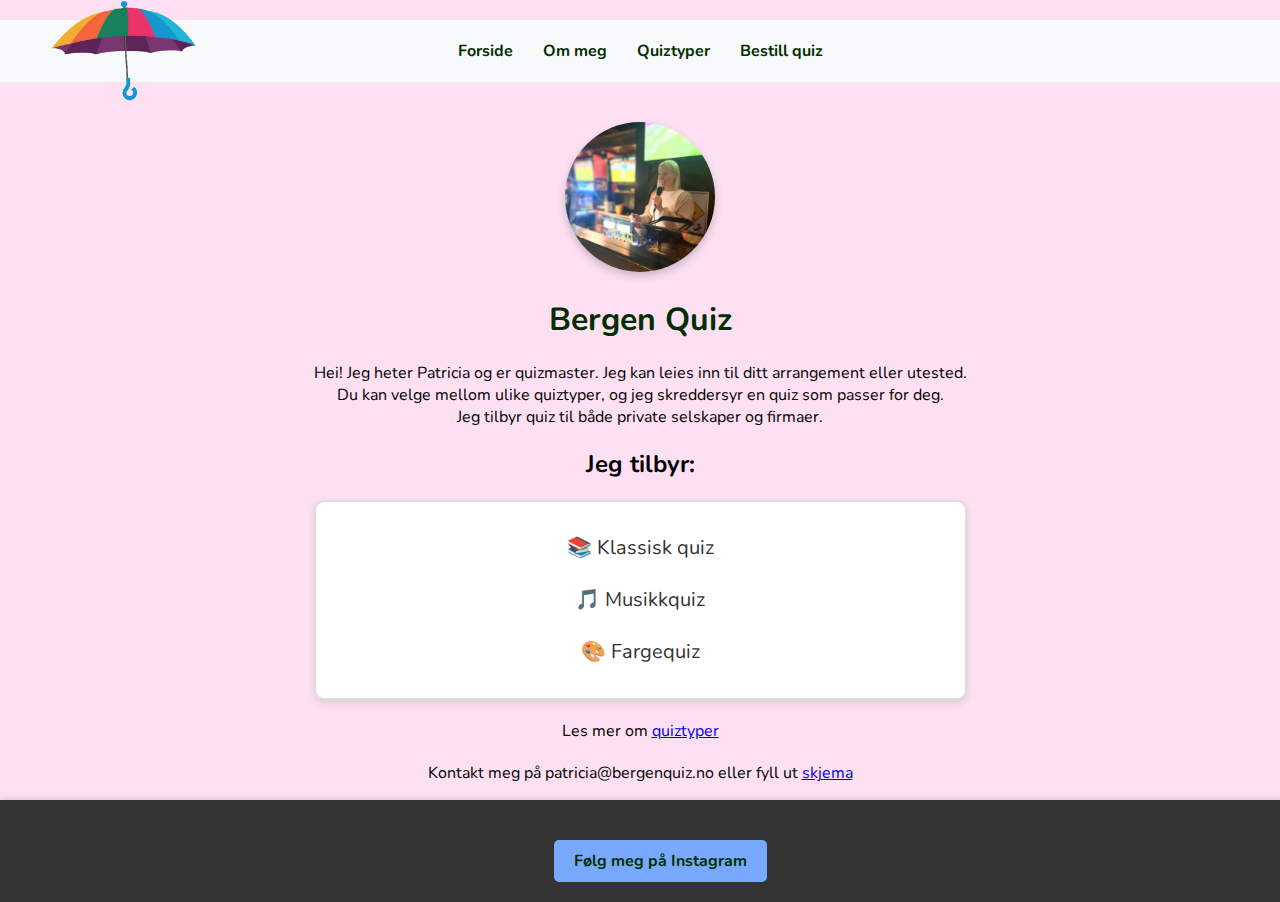
<file: index.html>
<!DOCTYPE html>
<html>
<head>
    <title>Quiz</title>
    <link rel="stylesheet" type="text/css" href="quiz.css">
    <link href="https://fonts.googleapis.com/css2?family=Nunito:wght@400;700&display=swap" rel="stylesheet">

    <link rel="icon" href="logo.png" type="image/x-icon"> 
</head>
<body>
    <header>
        <img src="logo.png" alt="Logo" class="logo" style="width: 200px; float: left;">
        <a href="forside.html">Forside</a>
        <a href="om.html">Om meg</a>
        <a href="quiztyper.html">Quiztyper</a>
        <a href="kontakt.html">Bestill quiz</a>
      
        



        
   
    </header>
     
    <div style="text-align: center; margin-top: 20px;">
        <img src="pw.jpg" alt="Quiz Event" class="quiz-image">
    </div>

    <div class="small-container">
        <h1>Bergen Quiz</h1>
        <p>Hei! Jeg heter Patricia og er quizmaster. Jeg kan leies inn til ditt arrangement eller utested.
        <br>Du kan velge mellom ulike quiztyper, og jeg skreddersyr en quiz som passer for deg.
        <br>Jeg tilbyr quiz til både private selskaper og firmaer.
        </p>

        <h2>Jeg tilbyr:</h2>
        <ul>
            <li>📚 Klassisk quiz</li>
            <li>🎵 Musikkquiz</li>
            <li>🎨 Fargequiz</li>
           
        </ul>
        <p>Les mer om <a href="quiztyper.html">quiztyper</a></p>


    <div style="text-align: center; margin-top: 20px;">
        <p>Kontakt meg på patricia@bergenquiz.no eller fyll ut <a href="kontakt.html">skjema</a></p>
    </div>
</div>





<footer>
    <div class="social-media">
        <a href="https://www.instagram.com/bergenquiz" target="_blank"> Følg meg på Instagram </a>
    </div>
</footer>

</div>
</body>
</html>
</file>
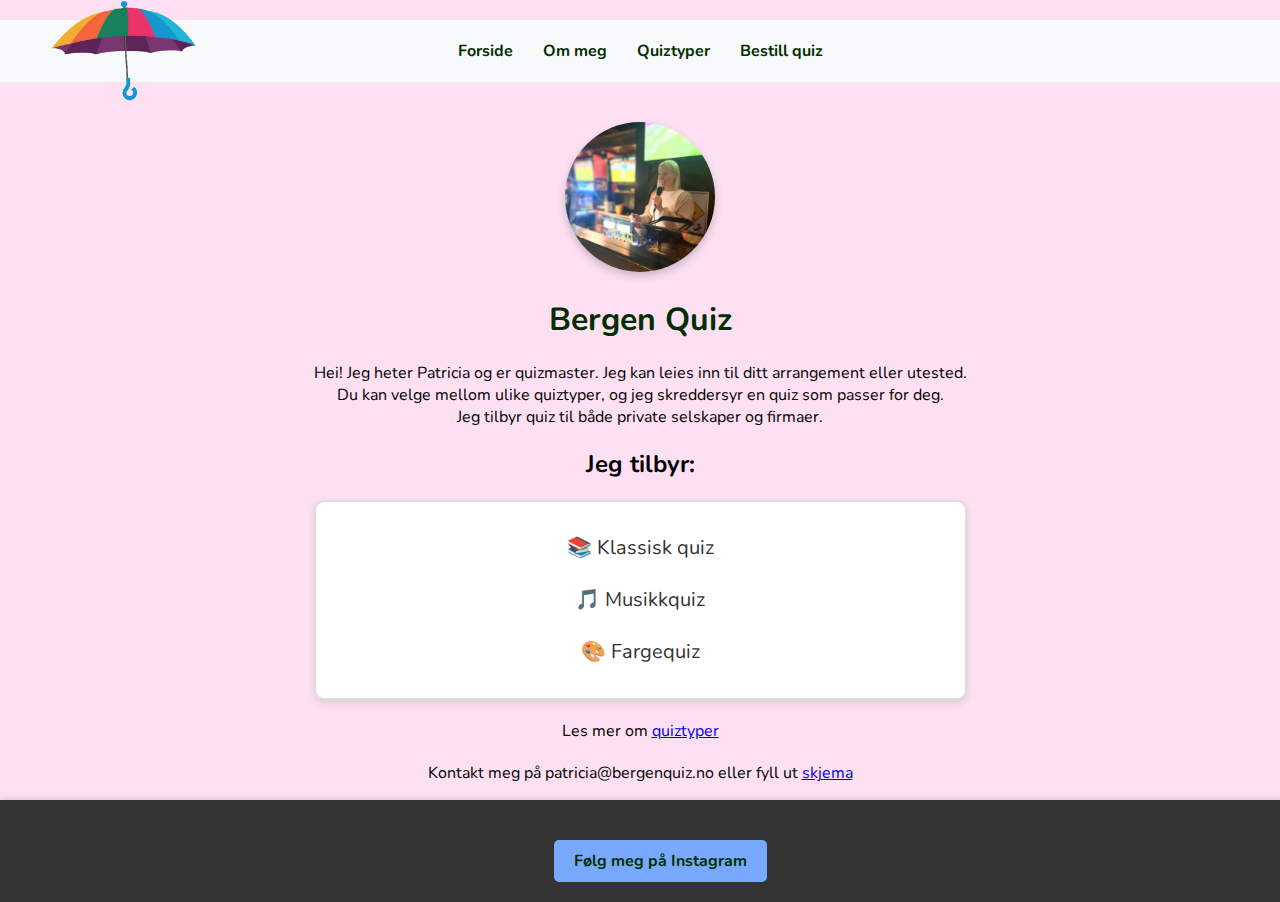
<file: forside.html>
<!DOCTYPE html>
<html>
<head>
    <title>Quiz</title>
    <link rel="stylesheet" type="text/css" href="quiz.css">
    <link href="https://fonts.googleapis.com/css2?family=Nunito:wght@400;700&display=swap" rel="stylesheet">

    <link rel="icon" href="logo.png" type="image/x-icon"> 
</head>
<body>
    <header>
        <img src="logo.png" alt="Logo" class="logo" style="width: 200px; float: left;">
        <a href="forside.html">Forside</a>
        <a href="om.html">Om meg</a>
        <a href="quiztyper.html">Quiztyper</a>
        <a href="kontakt.html">Bestill quiz</a>
      
        



        
   
    </header>
     
    <div style="text-align: center; margin-top: 20px;">
        <img src="pw.jpg" alt="Quiz Event" class="quiz-image">
    </div>

    <div class="small-container">
        <h1>Bergen Quiz</h1>
        <p>Hei! Jeg heter Patricia og er quizmaster. Jeg kan leies inn til ditt arrangement eller utested.
        <br>Du kan velge mellom ulike quiztyper, og jeg skreddersyr en quiz som passer for deg.
        <br>Jeg tilbyr quiz til både private selskaper og firmaer.
        </p>

        <h2>Jeg tilbyr:</h2>
        <ul>
            <li>📚 Klassisk quiz</li>
            <li>🎵 Musikkquiz</li>
            <li>🎨 Fargequiz</li>
           
        </ul>
        <p>Les mer om <a href="quiztyper.html">quiztyper</a></p>


    <div style="text-align: center; margin-top: 20px;">
        <p>Kontakt meg på patricia@bergenquiz.no eller fyll ut <a href="kontakt.html">skjema</a></p>
    </div>
</div>





<footer>
    <div class="social-media">
        <a href="https://www.instagram.com/bergenquiz" target="_blank"> Følg meg på Instagram </a>
    </div>
</footer>

</body>
</html>
</file>
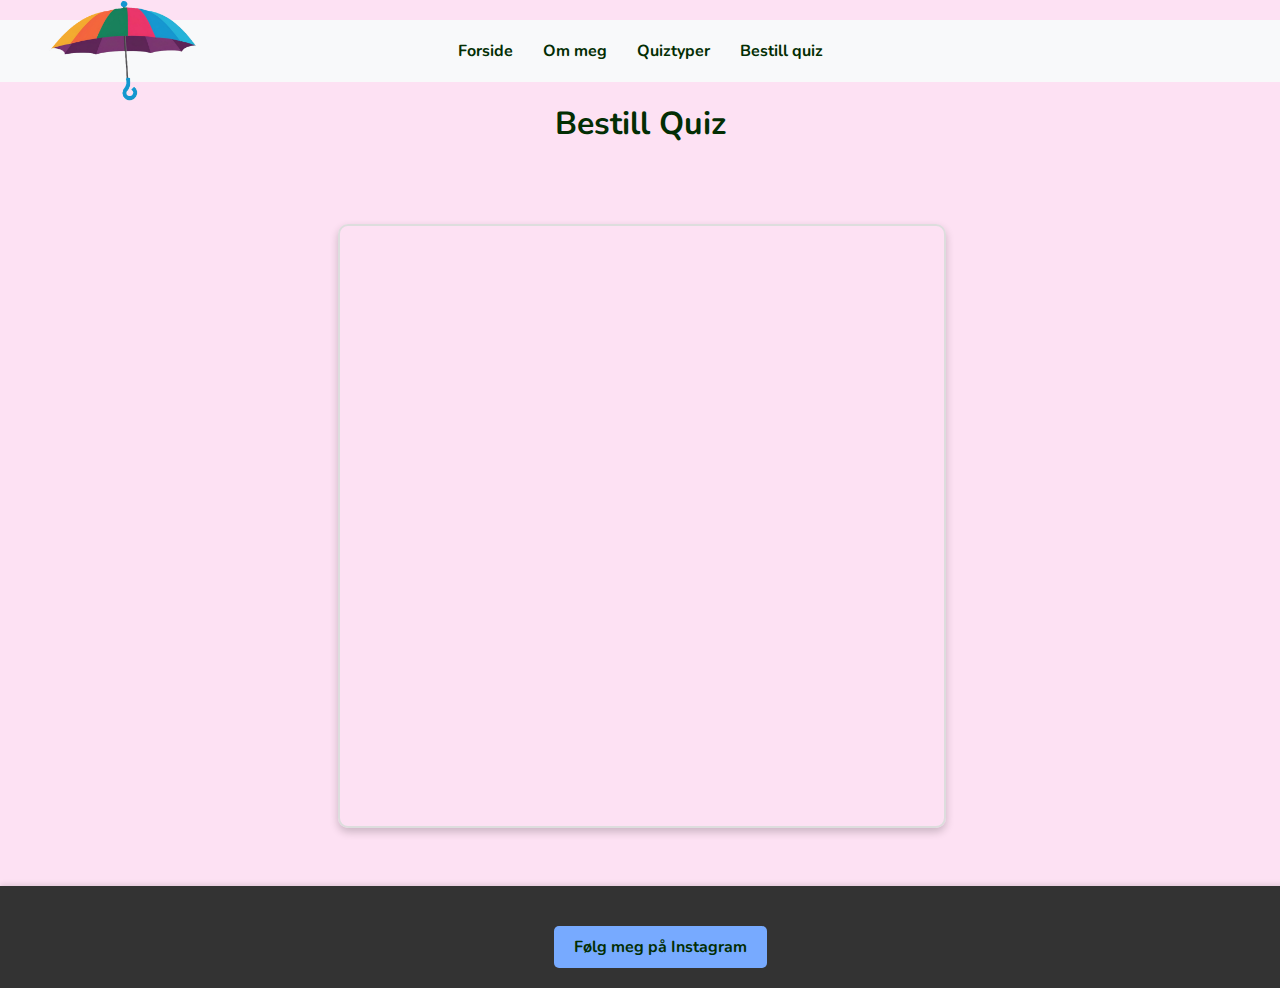
<file: kontakt.html>
<!DOCTYPE html>
<html>
<head>

    <title>Bestill quiz</title>
    <link rel="stylesheet" type="text/css" href="quiz.css">
    <link href="https://fonts.googleapis.com/css2?family=Nunito:wght@400;700&display=swap" rel="stylesheet">
    <link rel="icon" href="logo.png" type="image/x-icon">

        
</head>
<body>
    <header>
        <img src="logo.png" alt="Logo" class="logo">
        <a href="forside.html">Forside</a>
        <a href="om.html">Om meg</a>
        <a href="quiztyper.html">Quiztyper</a>
        <a href="kontakt.html">Bestill quiz</a>
        
    </header>
   
    <h1>Bestill Quiz</h1>

    <div class="container">
        <iframe src="https://docs.google.com/forms/d/e/1FAIpQLSfeLj9ha-HpkJp8taCeNzhv7BFhzPrOKPzpWwD8DqKN30lq4A/viewform?usp=dialog" 
                width="800" height="500" frameborder="0" marginheight="0" marginwidth="0">
            Laster…
        </iframe>
    </div>
</body>
<footer>
    <div class="social-media">
        <a href="https://www.instagram.com/bergenquiz" target="_blank">Følg meg på Instagram</a>
    </div>
</footer>
</html>
</file>
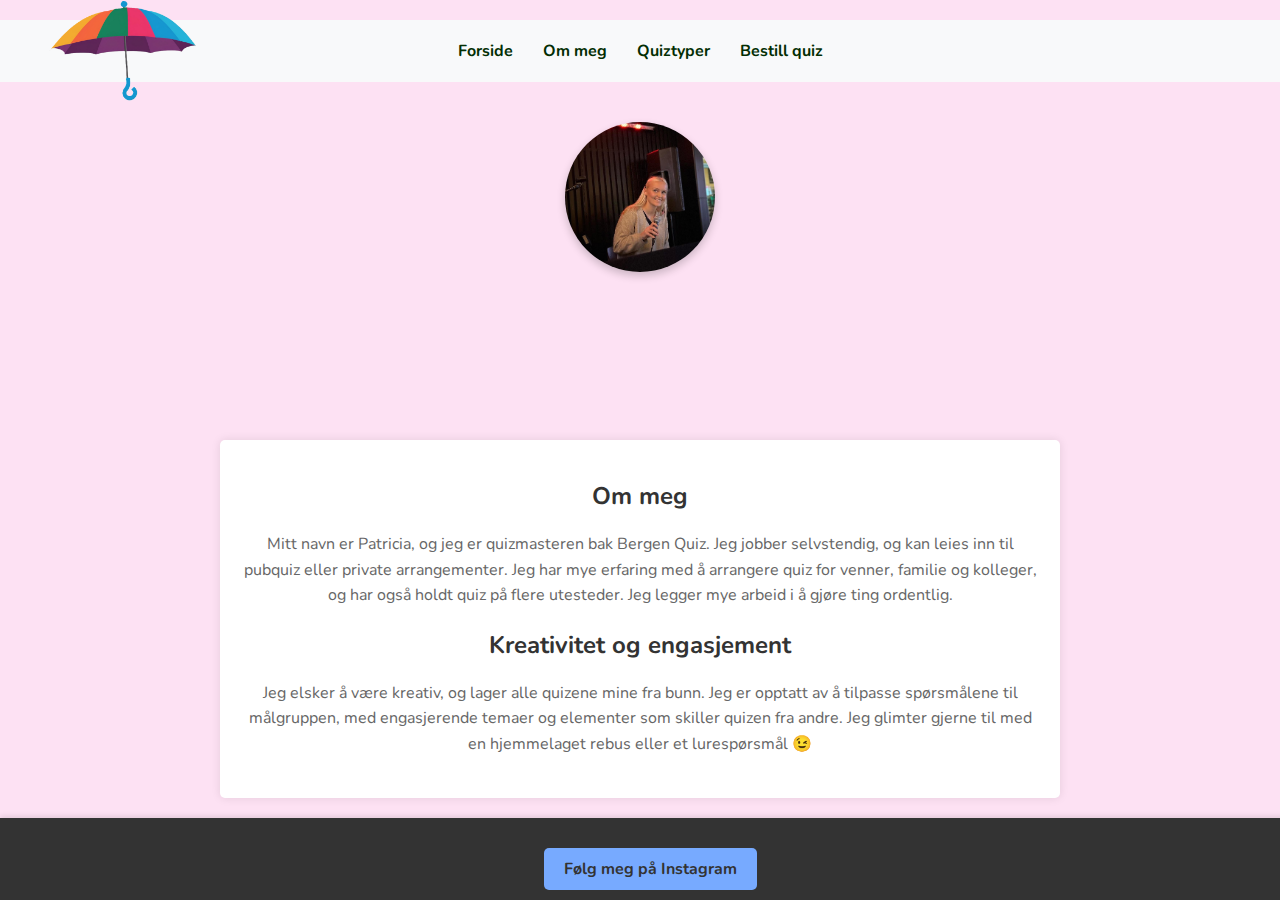
<file: om.html>
<!DOCTYPE html>
<html>
<head>
    <title>Quizmaster Patricia</title>
    <link rel="stylesheet" type="text/css" href="quiz.css">
    <link href="https://fonts.googleapis.com/css2?family=Nunito:wght@400;700&display=swap" rel="stylesheet">        
    <link rel="icon" href="logo.png" type="image/x-icon">  
    <style>
        body {
            font-family: 'Nunito', sans-serif;
            margin: 0;
            padding: 0;
            background-color: rgb(253, 225, 243);
            text-align: center; /* Midtstill teksten i hele siden */
        }

        header {
            background-color: #f8f9fa;
            padding: 20px;
            text-align: center;
            width: 100%;
            display: flex;
            align-items: center;
            justify-content: center;
            position: relative;
        }

        header .logo {
            position: absolute;
            left: 20px;
            top: 50%;
            transform: translateY(-50%);
            width: 200px;
        }

        header a {
            margin: 0 15px;
            text-decoration: none;
            color: rgb(3, 46, 3);
            font-weight: 700;
        }

        header a:hover {
            color: rgb(250, 192, 255);
        }

        h1, h2 {
            text-align: center;
            color: rgb(3, 46, 3);
            margin-top: 20px;
        }

        .container {
            max-width: 800px; /* Begrens bredden på innholdet */
            margin: 0 auto; /* Sentrer containeren */
            text-align: center; /* Midtstill teksten i containeren */
        }

        .about-me h2 {
            text-align: center;
            color: #333;
        }

        .about-me p {
            line-height: 1.6;
            color: #666;
            text-align: center; /* Midtstill teksten i avsnittene */
        }

        footer {
            background: #333;
            color: #fff;
            text-align: center;
            padding: 10px;
            position: relative;
            width: 100%;
        }

        .social-media a {
            text-decoration: none;
            color: #333;
            font-weight: bold;
            background: #77aaff;
            padding: 10px 20px;
            border-radius: 5px;
            transition: background 0.3s;
            display: inline-block;
        }

        .social-media a:hover {
            background: #555;
            color: #fff;
        }

        .quiz-image {
            width: 150px; /* Gjør bildet mindre */
            height: 150px; /* Sørg for at bildet er kvadratisk */
            border-radius: 50%; /* Gjør bildet rundt */
            object-fit: cover; /* Sørg for at bildet fyller rammen uten å bli strukket */
            margin-top: 20px;
        }
    </style>
</head>
<body>
    <header>
        <img src="logo.png" alt="Logo" class="logo">
        <a href="index.html">Forside</a>
        <a href="om.html">Om meg</a>
        <a href="quiztyper.html">Quiztyper</a>
        <a href="kontakt.html">Bestill quiz</a>
       
    </header>

    <div style="text-align: center; margin-top: 20px;">
        <img src="meg.jpg" alt="Quiz Event" class="quiz-image">
    </div>
        <div class="about-me">
            <h2>Om meg</h2>
            <p>Mitt navn er Patricia, og jeg er quizmasteren bak Bergen Quiz. Jeg jobber selvstendig, og kan leies inn til pubquiz eller private arrangementer. 
            Jeg har mye erfaring med å arrangere quiz for venner, familie og kolleger, og har også holdt quiz på flere utesteder. Jeg legger mye arbeid i å gjøre ting ordentlig.</p>
            
            <h2>Kreativitet og engasjement</h2>
            <p>Jeg elsker å være kreativ, og lager alle quizene mine fra bunn. Jeg er opptatt av å tilpasse spørsmålene til målgruppen, med engasjerende temaer og elementer som skiller quizen fra andre. Jeg glimter gjerne til med en hjemmelaget rebus eller et lurespørsmål 😉</p>
        </div>
    </div>

    <footer>
        <div class="social-media">
            <a href="https://www.instagram.com/bergenquiz" target="_blank">Følg meg på Instagram</a>
        </div>
    </footer>
</body>
</html>
</file>
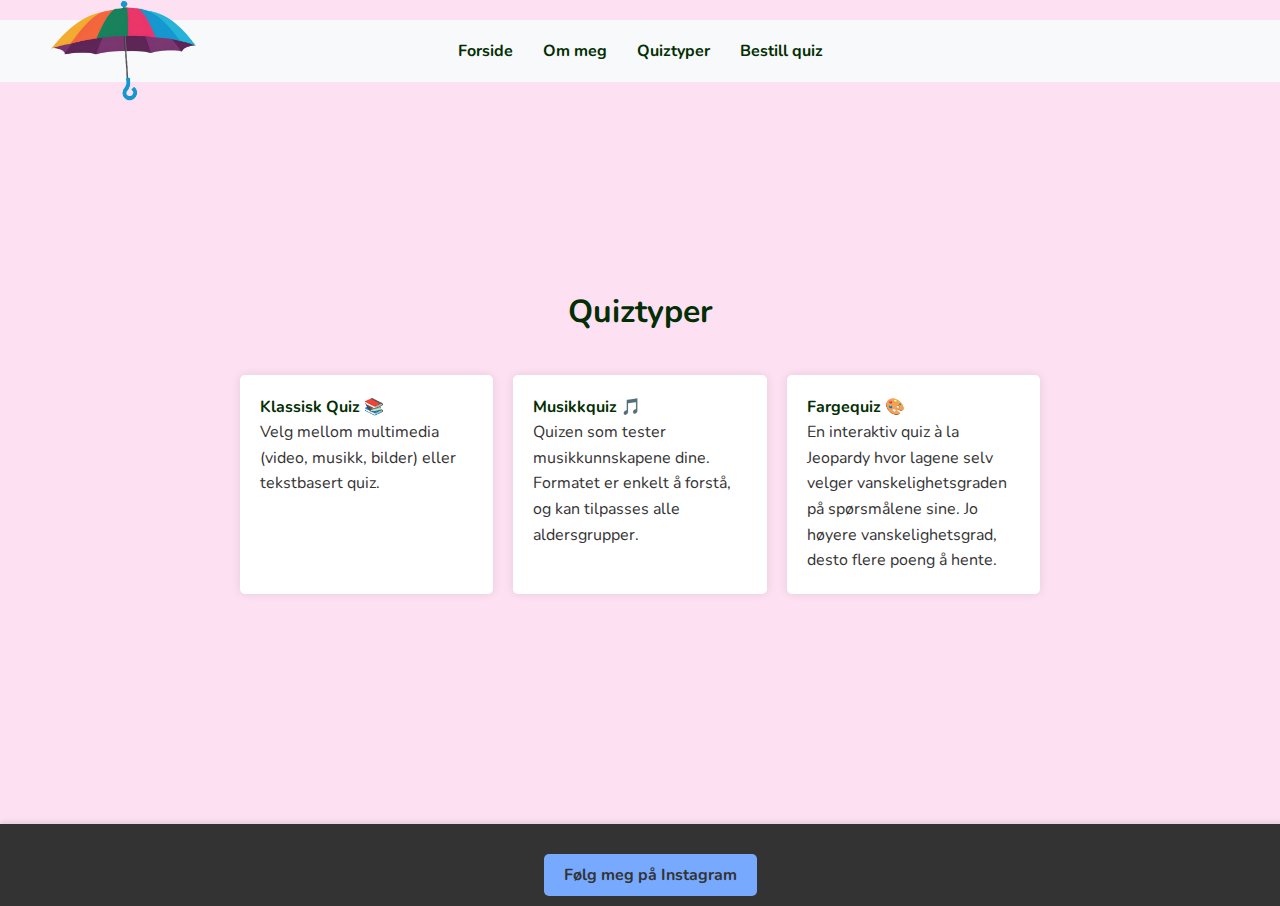
<file: quiztyper.html>
<!DOCTYPE html>
<html>
<head>
    <title>Quizmaster Patricia</title>
    <link rel="stylesheet" type="text/css" href="quiz.css">
    <link href="https://fonts.googleapis.com/css2?family=Nunito:wght@400;700&display=swap" rel="stylesheet">        
    <link rel="icon" href="logo.png" type="image/x-icon">  
    <style>
        body {
            font-family: 'Nunito', sans-serif;
            margin: 0;
            padding: 0;
            background-color: rgb(253, 225, 243);
            text-align: center; /* Midtstill teksten i hele siden */
        }

        header {
            background-color: #f8f9fa;
            padding: 20px;
            text-align: center;
            width: 100%;
            display: flex;
            align-items: center;
            justify-content: center;
            position: relative;
        }

        header .logo {
            position: absolute;
            left: 20px;
            top: 50%;
            transform: translateY(-50%);
            width: 200px;
        }

        header a {
            margin: 0 15px;
            text-decoration: none;
            color: rgb(3, 46, 3);
            font-weight: 700;
        }

        header a:hover {
            color: rgb(250, 192, 255);
        }

        h1, h2 {
            text-align: center;
            color: rgb(3, 46, 3);
            margin-top: 20px;
        }

        .container {
            max-width: 800px; /* Begrens bredden på innholdet */
            margin: 0 auto; /* Sentrer containeren */
            text-align: center; /* Midtstill teksten i containeren */
        }

        .about-me h2 {
            text-align: center;
            color: #333;
        }

        .about-me p {
            line-height: 1.6;
            color: #666;
            text-align: center; /* Midtstill teksten i avsnittene */
        }

        footer {
            background: #333;
            color: #fff;
            text-align: center;
            padding: 10px;
            position: relative;
            width: 100%;
        }

        .social-media a {
            text-decoration: none;
            color: #333;
            font-weight: bold;
            background: #77aaff;
            padding: 10px 20px;
            border-radius: 5px;
            transition: background 0.3s;
            display: inline-block;
        }

        .social-media a:hover {
            background: #555;
            color: #fff;
        }

        .quiz-image {
            width: 150px; /* Gjør bildet mindre */
            height: 150px; /* Sørg for at bildet er kvadratisk */
            border-radius: 50%; /* Gjør bildet rundt */
            object-fit: cover; /* Sørg for at bildet fyller rammen uten å bli strukket */
            margin-top: 20px;
        }
    </style>
</head>
<body>
    <header>
        <img src="logo.png" alt="Logo" class="logo">
        <a href="index.html">Forside</a>
        <a href="om.html">Om meg</a>
        <a href="quiztyper.html">Quiztyper</a>
        <a href="kontakt.html">Bestill quiz</a>
       
    </header>


            <div class="container">
                <h1>Quiztyper</h1>
                <ul>
                    
                    <li><strong>Klassisk Quiz 📚</strong> <br>Velg mellom multimedia (video, musikk, bilder) eller tekstbasert quiz.</li>
                    <li><strong>Musikkquiz 🎵</strong> <br>Quizen som tester musikkunnskapene dine. Formatet er enkelt å forstå, og kan tilpasses alle aldersgrupper.</li>
                    <li><strong>Fargequiz 🎨</strong><br>
                         En interaktiv quiz à la Jeopardy hvor lagene selv velger vanskelighetsgraden på spørsmålene sine. Jo høyere vanskelighetsgrad, desto flere poeng å hente.</li>
                </ul>
            </div>
<br>
    <footer>
        <div class="social-media">
            <a href="https://www.instagram.com/bergenquiz" target="_blank">Følg meg på Instagram</a>
        </div>
    </footer>
</body>
</html>
</file>
<file: quiz.css>
/* Ensure the body and html take up the full height of the viewport */
html, body {
    margin: 0;
    padding: 0;
    height: 100%;
    font-family: 'Nunito', sans-serif;
    background-color: rgb(253, 225, 243);
}

/* Create a flex container for the page */
body {
    display: flex;
    flex-direction: column;
    font-family: 'Nunito', sans-serif;
    margin: 0;
    text-align: center;
    overflow-x: hidden; /* Forhindre horisontal rulling */
}

header {
    background-color: #f8f9fa;
    padding: 20px;
    text-align: center;
    width: 100%;
    display: flex;
    align-items: center;
    justify-content: center;
    position: relative;
    box-sizing: border-box; /* Sikrer at padding inkluderes i bredden */
    margin-top: 20px;
}

header .logo {
    position: absolute;
    left: 20px;
    top: 50%;
    transform: translateY(-50%);
    width: 200px;
}

header a {
    margin: 0 15px;
    text-decoration: none;
    color: rgb(3, 46, 3);
    font-weight: 700;
}

header a:hover {
    color: rgb(250, 192, 255);
}

h1 {
    text-align: center;
    color: rgb(3, 46, 3);
    margin-top: 20px;
}

.profile-picture {
    display: block;
    margin: 20px auto;
    border-radius: 50%;
    width: 150px;
    height: 150px;
    object-fit: cover;
}

.about-me {
    text-align: center; /* Midtstill teksten i hele seksjonen */
    margin: 20px auto; /* Legg til litt margin for å skape avstand */
    max-width: 800px; /* Begrens bredden på innholdet for bedre lesbarhet */
    background: #fff;
    padding: 20px;
    border-radius: 5px;
    box-shadow: 0 0 10px rgba(0, 0, 0, 0.1);
}

.about-me h2 {
    text-align: center; /* Midtstill overskriftene */
    color: #333;
}

.about-me p {
    text-align: center; /* Midtstill teksten i avsnittene */
    line-height: 1.6; /* Gjør teksten mer lesbar */
    color: #666;

}
.social-media {
    margin-top: 20px;
}

social-media a {
    text-decoration: none;
    color: #333;
    font-weight: bold;
    background: #77aaff;
    padding: 10px 20px;
    border-radius: 5px;
    transition: background 0.3s;
}

.social-media a:hover {
    background: #555;
    color: #fff;
}

footer {
    background: #333;
    color: #fff;
    text-align: center;
    padding: 20px;
    width: 100%;
    box-shadow: 0 -2px 5px rgba(0, 0, 0, 0.1); /* Optional: Add a subtle shadow */
    position: relative;
}

iframe {
    display: block; /* Sørg for at iframe oppfører seg som et blokk-element */
    margin: 20px auto; /* Sentrer iframe horisontalt */
    border: 2px solid #ddd; /* Legg til en lys ramme rundt iframe */
    border-radius: 10px; /* Gjør hjørnene runde */
    box-shadow: 0 4px 8px rgba(0, 0, 0, 0.2); /* Legg til en subtil skygge */
    width: 100%; /* Gjør iframe responsiv */
    max-width: 1200px; /* Øk maksimal bredde til 1200px */
    min-width: 600px; /* Sett en minimum bredde for å unngå at den blir for smal */
    height: 600px; /* Øk høyden for bedre visning */
     /* Farge på rammen */
}

.container {
    display: flex;
    flex-direction: column;
    align-items: center;
    justify-content: center;
    min-height: 80vh; /* Sørg for at containeren fyller mesteparten av siden */
    max-width: 1200px; /* Begrens bredden på innholdet */
    margin: 0 auto; /* Sentrer containeren */
    padding: 0 20px; /* Legg til litt innvendig padding */
    text-align: center;

}

.container ul {
    list-style-type: none; /* Fjern punktene fra listen */
    padding: 0; /* Fjern standard padding */
    margin: 20px auto; /* Legg til litt margin rundt listen */
    max-width: 1200px; /* Begrens bredden på listen */
    display: flex; /* Bruk Flexbox for å plassere elementene horisontalt */
    flex-wrap: wrap; /* Tillat at elementene brytes til neste rad hvis det ikke er plass */
    gap: 20px; /* Legg til avstand mellom boksene */
    justify-content: center; /* Sentrer boksene horisontalt */
}

.container ul li {
    background: #fff; /* Sett en hvit bakgrunn for boksen */
    padding: 20px; /* Legg til innvendig padding */
    border-radius: 5px; /* Gjør hjørnene runde */
    box-shadow: 0 0 10px rgba(0, 0, 0, 0.1); /* Legg til en subtil skygge */
    text-align: left; /* Juster teksten til venstre */
    line-height: 1.6; /* Gjør teksten mer lesbar */
    color: #333; /* Sett en mørk tekstfarge */
    flex: 1 1 calc(33.333% - 40px); /* Gjør hver boks 1/3 av bredden, med plass til gap */
    max-width: 300px; /* Sett en maksimal bredde for hver boks */
    box-sizing: border-box; /* Inkluder padding og border i bredden */
}

.container ul li strong {
    color: rgb(3, 46, 3); /* Fremhev teksten i <strong> */
    font-weight: bold;
}

.container {
    display: flex;
    flex-direction: column;
    align-items: center;
    justify-content: center;
    min-height: 80vh; /* Sørg for at containeren fyller mesteparten av siden */
    max-width: 1200px; /* Begrens bredden på innholdet */
    margin: 0 auto; /* Sentrer containeren */
    padding: 0 20px; /* Legg til litt innvendig padding */
    text-align: center;

}

.small-container {
    text-align: center; /* Midtstill teksten i hele containeren */
}

.small-container ul {
    list-style-type: none; /* Fjern punktene fra listen */
    padding: 20px; /* Legg til innvendig padding for hele boksen */
    margin: 20px auto; /* Legg til litt margin rundt boksen */
    max-width: 800px; /* Begrens bredden på boksen */
    background: #fff; /* Sett en hvit bakgrunn for boksen */
    border-radius: 10px; /* Gjør hjørnene runde */
    box-shadow: 0 4px 8px rgba(0, 0, 0, 0.1); /* Legg til en subtil skygge */
    border: 2px solid #ddd; /* Legg til en lys ramme rundt boksen */
}

.small-container ul li {
    font-size: 20px; /* Øk skriftstørrelsen for bedre lesbarhet */
    background: none; /* Fjern bakgrunn fra individuelle listeelementer */
    padding: 10px 0; /* Legg til litt avstand mellom elementene */
    border: none; /* Fjern ramme fra individuelle listeelementer */
    box-shadow: none; /* Fjern skygge fra individuelle listeelementer */
    text-align: center; /* Midtstill teksten i hvert listeelement */
    line-height: 1.6; /* Gjør teksten mer lesbar */
    color: #333; /* Sett en mørk tekstfarge */
}

   /* Inkluder padding og border i bredden */


.container ul li strong {
    color: rgb(3, 46, 3); /* Fremhev teksten i <strong> */
    font-weight: bold;
}
div {
    flex: 1;
    text-align: center;
    max-width: 1200px; /* Begrens bredden på alle div-elementer */
    margin: 0 auto;
}

.social-media {
    margin-top: 20px;
    text-align: center;
}

.social-media a {
    text-decoration: none;
    color: rgb(3, 46, 3);
    font-weight: bold;
    background: #77aaff;
    padding: 10px 20px;
    border-radius: 5px;
    transition: background 0.3s;
    display: inline-block;
}

.social-media a:hover {
    background: #555;
    color: #fff;
}

.quiz-image {
    width: 150px; /* Gjør bildet mindre */
    height: 150px; /* Sørg for at bildet er kvadratisk */
    border-radius: 50%; /* Gjør bildet rundt */
    object-fit: cover; /* Sørg for at bildet fyller rammen uten å bli strukket */
    box-shadow: 0 4px 8px rgba(0, 0, 0, 0.2); /* Valgfritt: Legg til en skygge for å gjøre det mer visuelt tiltalende */
    margin-top: 20px;
}
</file>
